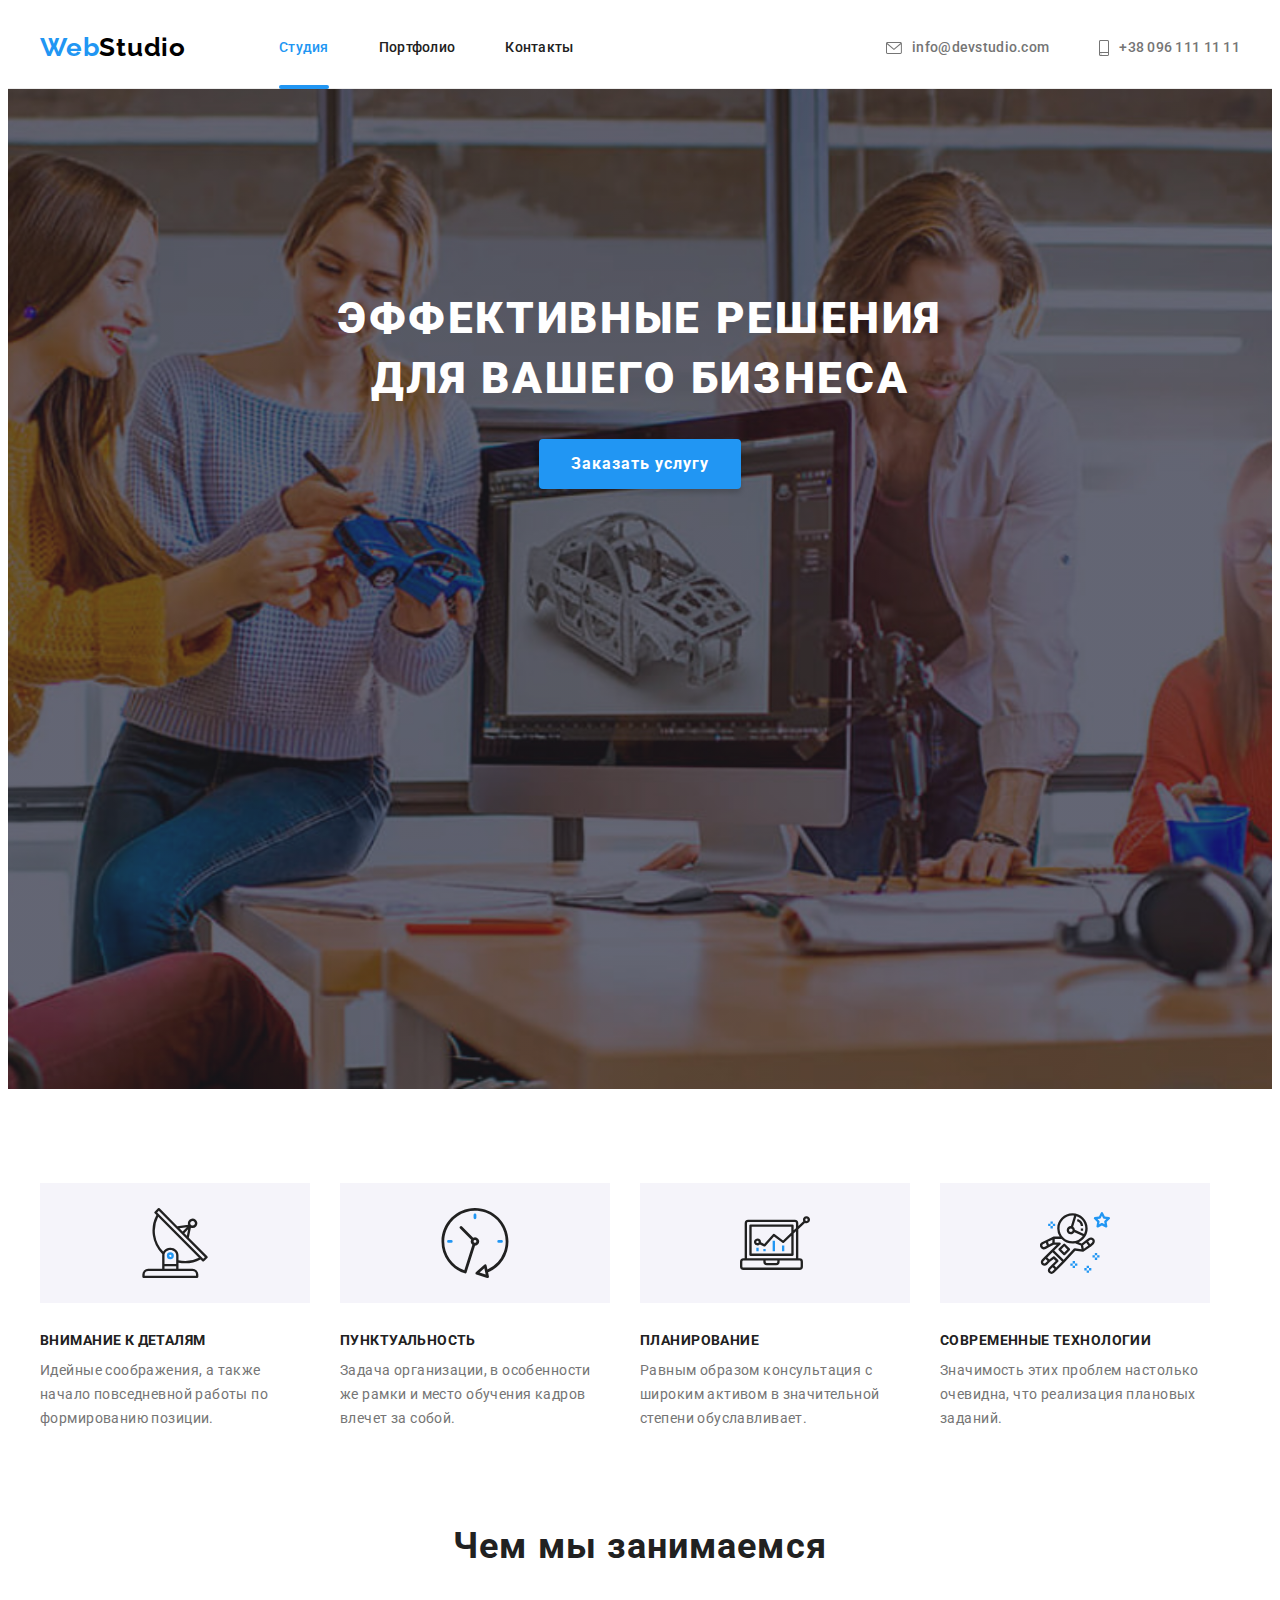
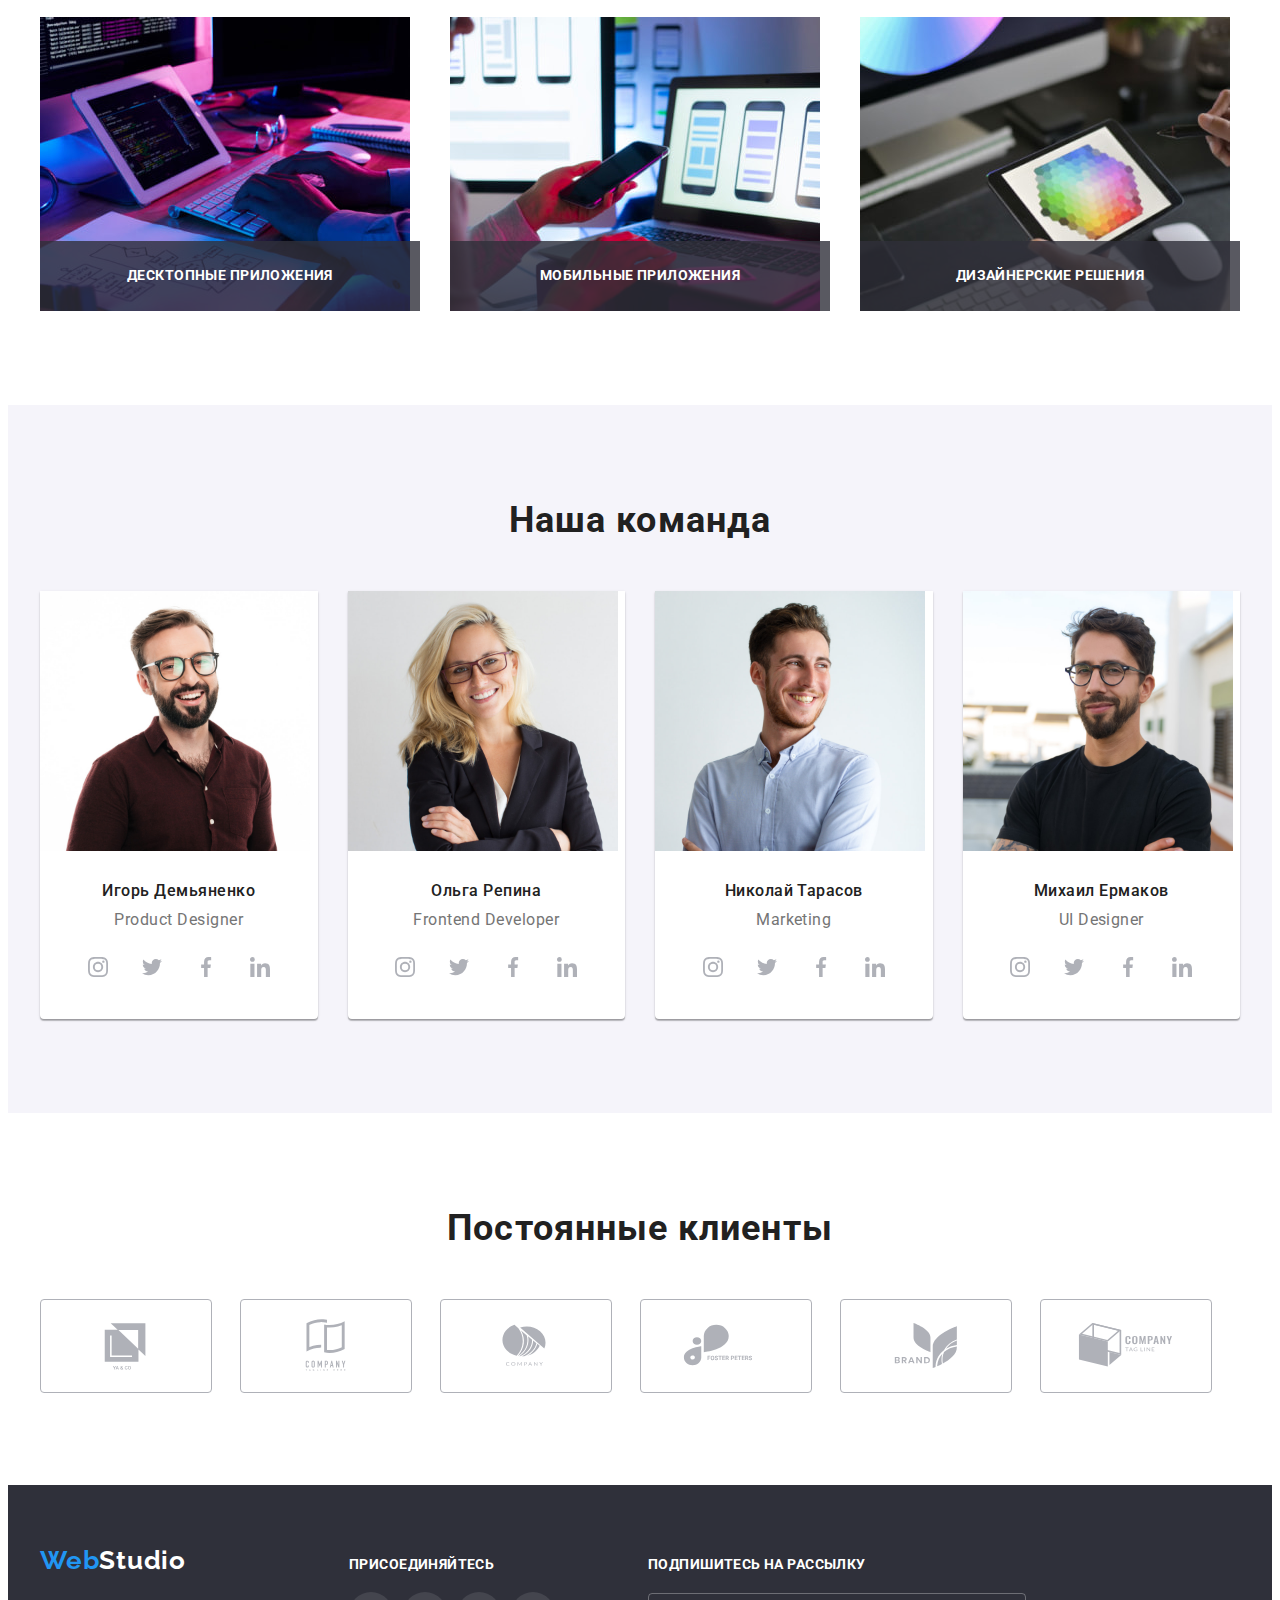
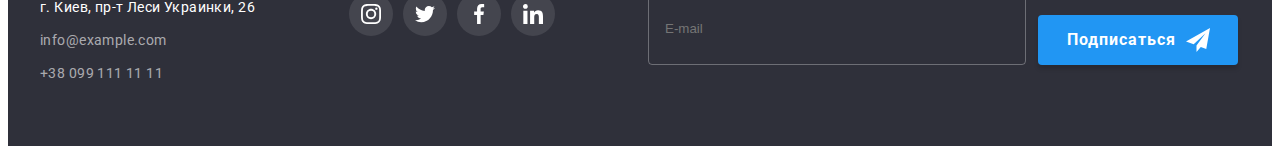
<file: index.html>
<!DOCTYPE html>
<html lang="ru">
  <head>
    <meta charset="UTF-8" />
    <meta http-equiv="X-UA-Compatible" content="IE=edge" />
    <meta name="viewport" content="width=device-width, initial-scale=1.0" />
    <title>Главная</title>
    <link rel="preconnect" href="https://fonts.googleapis.com" />
    <link rel="preconnect" href="https://fonts.gstatic.com" crossorigin />
    <link
      href="https://fonts.googleapis.com/css2?family=Raleway:wght@700&family=Roboto:wght@400;500;700;900&display=swap"
      rel="stylesheet"
    />
    <link
      rel="stylesheet"
      href="https://cdnjs.cloudflare.com/ajax/libs/modern-normalize/1.1.0/modern-normalize.min.css"
      integrity="sha512-wpPYUAdjBVSE4KJnH1VR1HeZfpl1ub8YT/NKx4PuQ5NmX2tKuGu6U/JRp5y+Y8XG2tV+wKQpNHVUX03MfMFn9Q=="
      crossorigin="anonymous"
      referrerpolicy="no-referrer"
    />
    <link rel="stylesheet" href="./css/styles.css" />
  </head>
  <body>
    <header class="header">
      <div class="container header-container">
        <nav class="navigation">
          <a class="link logo" href="">Web<span class="logo-span">Studio</span></a>
          <ul class="list">
            <li class="navigation-item">
              <a class="link navigation-link active" href="./index.html">Студия</a>
            </li>
            <li class="navigation-item">
              <a class="link navigation-link" href="./portfolio.html">Портфолио</a>
            </li>
            <li class="navigation-item"><a class="link navigation-link" href="">Контакты</a></li>
          </ul>
        </nav>
        <ul class="list right-group">
          <li class="navigation-item">
            <a class="link navigation-link header-contacts" href="mailto:info@devstudio.com">
              <svg class="icon" height="12" width="16">
                <use href="./images/sprite.svg#icon-envelope"></use>
              </svg>
              info@devstudio.com</a
            >
          </li>
          <li class="navigation-item">
            <a class="link navigation-link header-contacts" href="tel:+380961111111">
              <svg class="icon" height="16" width="10">
                <use href="./images/sprite.svg#icon-smartphone"></use>
              </svg>
              +38 096 111 11 11</a
            >
          </li>
        </ul>
      </div>
    </header>
    <main>
      <!-- Hero-section -->
      <section class="section hero-section">
        <div class="container">
          <h1 class="hero-title">Эффективные решения для вашего бизнеса</h1>
          <button class="hero-btn" type="button" data-modal-open>Заказать услугу</button>
        </div>
        <div class="backdrop is-hidden" data-modal>
          <div class="modal-wrapper">
            <button class="close" type="button" data-modal-close>
              <svg class="icon" width="18" height="18">
                <use href="./images/sprite.svg#icon-close-black-18dp"></use>
              </svg>
            </button>
            <form class="modal-form">
              <strong class="modal-title">Оставьте свои данные, мы вам перезвоним</strong>
              <label class="field-group">
                <span class="field-group-label">Имя</span>
                <span class="field-group-input">
                  <input class="input" type="text" name="user-name" />
                  <svg class="icon" width="18" height="18">
                    <use href="./images/icons.svg#icon-person"></use>
                  </svg>
                </span>
              </label>
              <label class="field-group">
                <span class="field-group-label">Телефон</span>
                <span class="field-group-input">
                  <input class="input" type="tel" name="user-phone" />
                  <svg class="icon" width="18" height="18">
                    <use href="./images/icons.svg#icon-phone"></use>
                  </svg>
                </span>
              </label>
              <label class="field-group">
                <span class="field-group-label">Почта</span>
                <span class="field-group-input">
                  <input class="input" type="email" name="user-mail" />
                  <svg class="icon" width="18" height="18">
                    <use href="./images/icons.svg#icon-email"></use>
                  </svg>
                </span>
              </label>

              <label class="field-group">
                <span class="field-group-label">Комментарий</span>
                <textarea
                  class="comment"
                  name="comment"
                  rows="6"
                  placeholder="Введите текст"
                ></textarea>
              </label>
              <label class="field-checkbox-group">
                <input class="field-checkbox visually-hidden" type="checkbox" />
                <span class="icon-check-wrapper">
                  <svg class="icon-check" width="16" height="15">
                    <use href="./images/icons.svg#icon-check"></use>
                  </svg>
                </span>
                <span class="checkbox-label"
                  >Соглашаюсь с рассылкой и принимаю
                  <a class="agreement-link" href="">Условия договора</a>
                </span>
              </label>
              <button class="form-button" type="submit">Отправить</button>
            </form>
          </div>
        </div>
      </section>
      <!-- Benefits-section -->
      <section class="section">
        <div class="container">
          <h2 class="visually-hidden">Наши преимущества</h2>
          <ul class="list benefits-list">
            <li class="benefits-item">
              <div class="svg-wrapper">
                <svg height="70" width="70">
                  <use href="./images/sprite.svg#icon-antenna"></use>
                </svg>
              </div>
              <h3 class="benefits-header">Внимание к деталям</h3>
              <p class="benefits-text">
                Идейные соображения, а также начало повседневной работы по формированию позиции.
              </p>
            </li>
            <li class="benefits-item">
              <div class="svg-wrapper">
                <svg height="70" width="70">
                  <use href="./images/sprite.svg#icon-clock"></use>
                </svg>
              </div>
              <h3 class="benefits-header">Пунктуальность</h3>
              <p class="benefits-text">
                Задача организации, в особенности же рамки и место обучения кадров влечет за собой.
              </p>
            </li>
            <li class="benefits-item">
              <div class="svg-wrapper">
                <svg height="70" width="70">
                  <use href="./images/sprite.svg#icon-diagram"></use>
                </svg>
              </div>
              <h3 class="benefits-header">Планирование</h3>
              <p class="benefits-text">
                Равным образом консультация с широким активом в значительной степени обуславливает.
              </p>
            </li>
            <li class="benefits-item">
              <div class="svg-wrapper">
                <svg height="70" width="70">
                  <use href="./images/sprite.svg#icon-astronaut"></use>
                </svg>
              </div>
              <h3 class="benefits-header">Современные технологии</h3>
              <p class="benefits-text">
                Значимость этих проблем настолько очевидна, что реализация плановых заданий.
              </p>
            </li>
          </ul>
        </div>
      </section>
      <!-- Types of work-section -->
      <section class="section work-section">
        <div class="container">
          <h2 class="section-title">Чем мы занимаемся</h2>
          <ul class="list section-list">
            <li class="work-item">
              <img src="./images/box-1.jpg" alt="Верстка для пк" width="370" height="294" />
              <p class="work-description">Десктопные приложения</p>
            </li>
            <li class="work-item">
              <img src="./images/box-2.jpg" alt="Мобильная версия" width="370" height="294" />
              <p class="work-description">Мобильные приложения</p>
            </li>
            <li class="work-item">
              <img src="./images/box-3.jpg" alt="Планшет" width="370" height="294" />
              <p class="work-description">Дизайнерские решения</p>
            </li>
          </ul>
        </div>
      </section>
      <!-- Our team-section -->
      <section class="section team-section">
        <div class="container">
          <h2 class="section-title">Наша команда</h2>
          <ul class="list section-list">
            <li class="team-item">
              <img src="./images/team-1.jpg" alt="Игорь Демьяненко" width="270" height="260" />
              <div class="wrapper-card">
                <h3 class="member-header">Игорь Демьяненко</h3>
                <p class="member-position" lang="en">Product Designer</p>
                <ul class="list socials-list">
                  <li class="socials-item">
                    <a href="" class="socials-link">
                      <svg class="icon" width="20" height="20">
                        <use href="./images/sprite.svg#icon-instagram"></use>
                      </svg>
                    </a>
                  </li>
                  <li class="socials-item">
                    <a href="" class="socials-link">
                      <svg class="icon" width="20" height="20">
                        <use href="./images/sprite.svg#icon-twitter"></use>
                      </svg>
                    </a>
                  </li>
                  <li class="socials-item">
                    <a href="" class="socials-link">
                      <svg class="icon" width="20" height="20">
                        <use href="./images/sprite.svg#icon-facebook"></use>
                      </svg>
                    </a>
                  </li>
                  <li class="socials-item">
                    <a href="" class="socials-link">
                      <svg class="icon" width="20" height="20">
                        <use href="./images/sprite.svg#icon-linkedin"></use>
                      </svg>
                    </a>
                  </li>
                </ul>
              </div>
            </li>
            <li class="team-item">
              <img src="./images/team-2.jpg" alt="Ольга Репина" width="270" height="260" />
              <div class="wrapper-card">
                <h3 class="member-header">Ольга Репина</h3>
                <p class="member-position" lang="en">Frontend Developer</p>
                <ul class="list socials-list">
                  <li class="socials-item">
                    <a href="" class="socials-link">
                      <svg class="icon" width="20" height="20">
                        <use href="./images/sprite.svg#icon-instagram"></use>
                      </svg>
                    </a>
                  </li>
                  <li class="socials-item">
                    <a href="" class="socials-link">
                      <svg class="icon" width="20" height="20">
                        <use href="./images/sprite.svg#icon-twitter"></use>
                      </svg>
                    </a>
                  </li>
                  <li class="socials-item">
                    <a href="" class="socials-link">
                      <svg class="icon" width="20" height="20">
                        <use href="./images/sprite.svg#icon-facebook"></use>
                      </svg>
                    </a>
                  </li>
                  <li class="socials-item">
                    <a href="" class="socials-link">
                      <svg class="icon" width="20" height="20">
                        <use href="./images/sprite.svg#icon-linkedin"></use>
                      </svg>
                    </a>
                  </li>
                </ul>
              </div>
            </li>
            <li class="team-item">
              <img src="./images/team-3.jpg" alt="Николай Тарасов" width="270" height="260" />
              <div class="wrapper-card">
                <h3 class="member-header">Николай Тарасов</h3>
                <p class="member-position" lang="en">Marketing</p>
                <ul class="list socials-list">
                  <li class="socials-item">
                    <a href="" class="socials-link">
                      <svg class="icon" width="20" height="20">
                        <use href="./images/sprite.svg#icon-instagram"></use>
                      </svg>
                    </a>
                  </li>
                  <li class="socials-item">
                    <a href="" class="socials-link">
                      <svg class="icon" width="20" height="20">
                        <use href="./images/sprite.svg#icon-twitter"></use>
                      </svg>
                    </a>
                  </li>
                  <li class="socials-item">
                    <a href="" class="socials-link">
                      <svg class="icon" width="20" height="20">
                        <use href="./images/sprite.svg#icon-facebook"></use>
                      </svg>
                    </a>
                  </li>
                  <li class="socials-item">
                    <a href="" class="socials-link">
                      <svg class="icon" width="20" height="20">
                        <use href="./images/sprite.svg#icon-linkedin"></use>
                      </svg>
                    </a>
                  </li>
                </ul>
              </div>
            </li>
            <li class="team-item">
              <img src="./images/team-4.jpg" alt="Михаил Ермаков" width="270" height="260" />
              <div class="wrapper-card">
                <h3 class="member-header">Михаил Ермаков</h3>
                <p class="member-position" lang="en">UI Designer</p>
                <ul class="list socials-list">
                  <li class="socials-item">
                    <a href="" class="socials-link">
                      <svg class="icon" width="20" height="20">
                        <use href="./images/sprite.svg#icon-instagram"></use>
                      </svg>
                    </a>
                  </li>
                  <li class="socials-item">
                    <a href="" class="socials-link">
                      <svg class="icon" width="20" height="20">
                        <use href="./images/sprite.svg#icon-twitter"></use>
                      </svg>
                    </a>
                  </li>
                  <li class="socials-item">
                    <a href="" class="socials-link">
                      <svg class="icon" width="20" height="20">
                        <use href="./images/sprite.svg#icon-facebook"></use>
                      </svg>
                    </a>
                  </li>
                  <li class="socials-item">
                    <a href="" class="socials-link">
                      <svg class="icon" width="20" height="20">
                        <use href="./images/sprite.svg#icon-linkedin"></use>
                      </svg>
                    </a>
                  </li>
                </ul>
              </div>
            </li>
          </ul>
        </div>
      </section>
      <!-- Our clients section -->
      <section class="section">
        <div class="container">
          <h2 class="section-title">Постоянные клиенты</h2>
          <ul class="list clients-list">
            <li class="clients-item">
              <a href="" class="clients-link">
                <svg class="icon" width="106" height="60">
                  <use href="./images/sprite.svg#icon-Logo"></use>
                </svg>
              </a>
            </li>
            <li class="clients-item">
              <a href="" class="clients-link">
                <svg class="icon" width="106" height="60">
                  <use href="./images/sprite.svg#icon-Logo-1"></use>
                </svg>
              </a>
            </li>
            <li class="clients-item">
              <a href="" class="clients-link">
                <svg class="icon" width="106" height="60">
                  <use href="./images/sprite.svg#icon-Logo-2"></use>
                </svg>
              </a>
            </li>
            <li class="clients-item">
              <a href="" class="clients-link">
                <svg class="icon" width="106" height="60">
                  <use href="./images/sprite.svg#icon-Logo-3"></use>
                </svg>
              </a>
            </li>
            <li class="clients-item">
              <a href="" class="clients-link">
                <svg class="icon" width="106" height="60">
                  <use href="./images/sprite.svg#icon-Logo-4"></use>
                </svg>
              </a>
            </li>
            <li class="clients-item">
              <a href="" class="clients-link">
                <svg class="icon" width="106" height="60">
                  <use href="./images/sprite.svg#icon-Logo-5"></use>
                </svg>
              </a>
            </li>
          </ul>
        </div>
      </section>
    </main>
    <footer class="footer">
      <div class="container footer-container">
        <div class="footer-wrapper">
          <a class="link logo" href="">Web<span class="white-span">Studio</span></a>
          <address>
            <ul class="list">
              <li class="footer-item">
                <a class="link address-link" href="https://goo.gl/maps/o7L6sS2QVbToqfg37"
                  >г. Киев, пр-т Леси Украинки, 26</a
                >
              </li>
              <li class="footer-item">
                <a class="link address-link footer-contacts" href="mailto:info@example.com"
                  >info@example.com</a
                >
              </li>
              <li class="footer-item">
                <a class="link address-link footer-contacts" href="tel:+380991111111"
                  >+38 099 111 11 11</a
                >
              </li>
            </ul>
          </address>
        </div>
        <div class="footer-socials">
          <p class="socials-text">Присоединяйтесь</p>
          <ul class="list socials-list">
            <li class="socials-item">
              <a href="" class="socials-link">
                <svg class="icon" width="20" height="20">
                  <use href="./images/sprite.svg#icon-instagram"></use>
                </svg>
              </a>
            </li>
            <li class="socials-item">
              <a href="" class="socials-link">
                <svg class="icon" width="20" height="20">
                  <use href="./images/sprite.svg#icon-twitter"></use>
                </svg>
              </a>
            </li>
            <li class="socials-item">
              <a href="" class="socials-link">
                <svg class="icon" width="20" height="20">
                  <use href="./images/sprite.svg#icon-facebook"></use>
                </svg>
              </a>
            </li>
            <li class="socials-item">
              <a href="" class="socials-link">
                <svg class="icon" width="20" height="20">
                  <use href="./images/sprite.svg#icon-linkedin"></use>
                </svg>
              </a>
            </li>
          </ul>
        </div>
        <form class="footer-form">
          <div class="footer-input">
            <strong class="form-title">Подпишитесь на рассылку</strong>
            <input class="input" type="text" name="email" placeholder="E-mail" />
          </div>
          <button class="form-button" type="submit">
            Подписаться
            <svg class="icon" width="24" height="24">
              <use href="./images/icons.svg#icon-send"></use>
            </svg>
          </button>
        </form>
      </div>
    </footer>
    <script src="./js/modal.js"></script>
  </body>
</html>
</file>
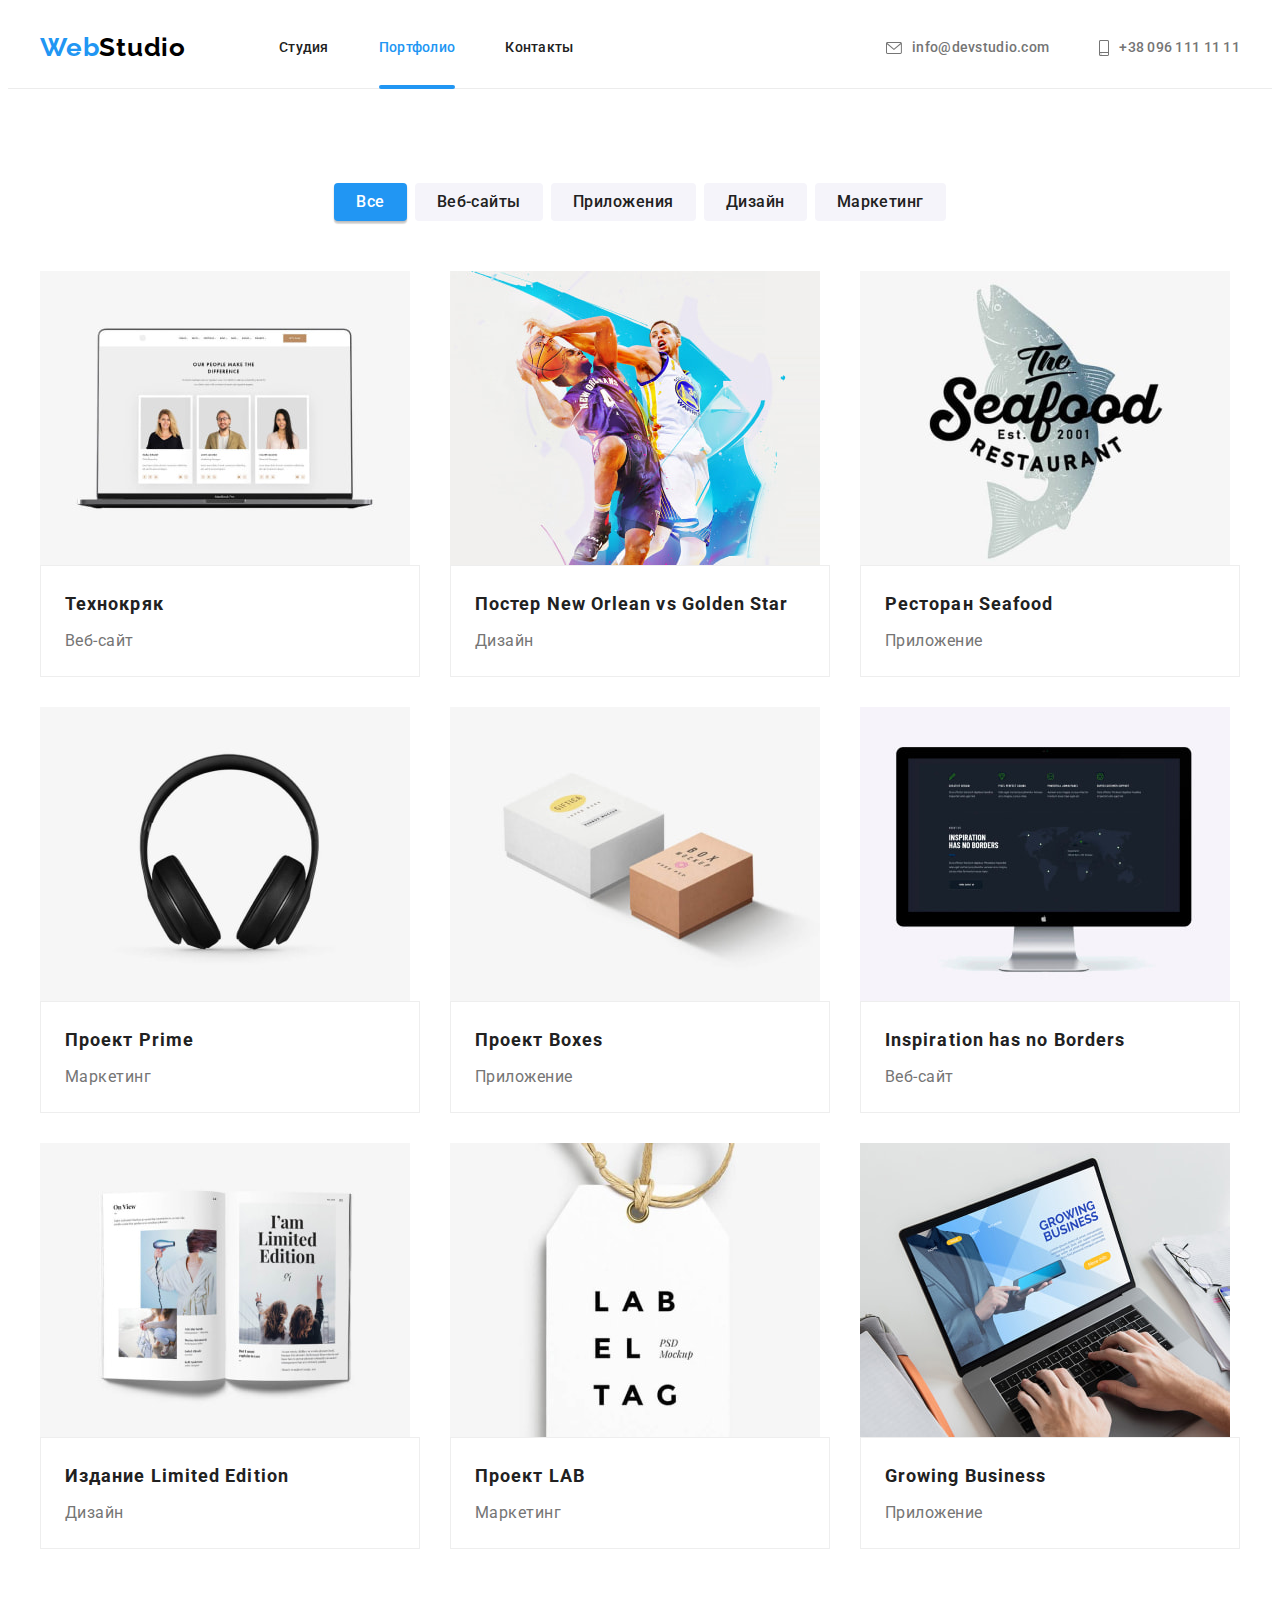
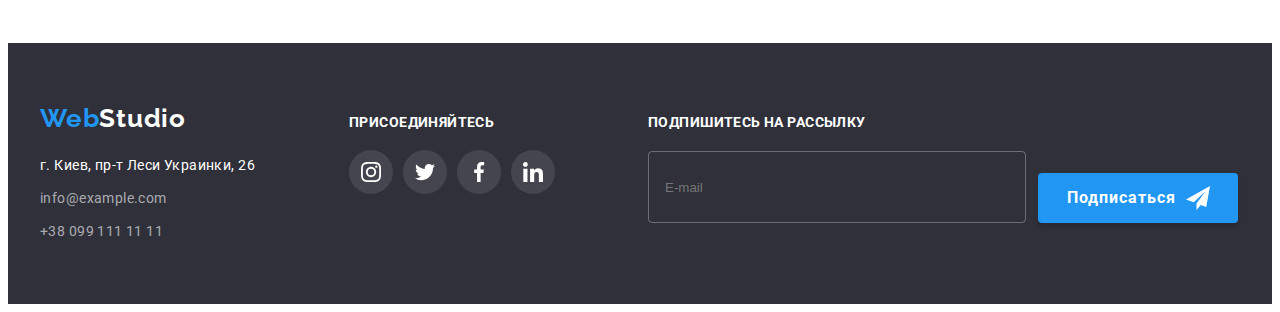
<file: portfolio.html>
<!DOCTYPE html>
<html lang="ru">
  <head>
    <meta charset="UTF-8" />
    <meta http-equiv="X-UA-Compatible" content="IE=edge" />
    <meta name="viewport" content="width=device-width, initial-scale=1.0" />
    <title>Портфолио</title>
    <link rel="preconnect" href="https://fonts.googleapis.com" />
    <link rel="preconnect" href="https://fonts.gstatic.com" crossorigin />
    <link
      href="https://fonts.googleapis.com/css2?family=Raleway:wght@700&family=Roboto:wght@400;500;700;900&display=swap"
      rel="stylesheet"
    />
    <link
      rel="stylesheet"
      href="https://cdnjs.cloudflare.com/ajax/libs/modern-normalize/1.1.0/modern-normalize.min.css"
      integrity="sha512-wpPYUAdjBVSE4KJnH1VR1HeZfpl1ub8YT/NKx4PuQ5NmX2tKuGu6U/JRp5y+Y8XG2tV+wKQpNHVUX03MfMFn9Q=="
      crossorigin="anonymous"
      referrerpolicy="no-referrer"
    />
    <link rel="stylesheet" href="./css/styles.css" />
  </head>
  <body>
    <header class="header">
      <div class="container header-container">
        <nav class="navigation">
          <a class="link logo" href="">Web<span class="logo-span">Studio</span></a>
          <ul class="list">
            <li class="navigation-item">
              <a class="link navigation-link" href="./index.html">Студия</a>
            </li>
            <li class="navigation-item">
              <a class="link navigation-link active" href="./portfolio.html">Портфолио</a>
            </li>
            <li class="navigation-item"><a class="link navigation-link" href="">Контакты</a></li>
          </ul>
        </nav>
        <ul class="list right-group">
          <li class="navigation-item">
            <a class="link navigation-link header-contacts" href="mailto:info@devstudio.com">
              <svg class="icon" height="12" width="16">
                <use href="./images/sprite.svg#icon-envelope"></use>
              </svg>
              info@devstudio.com</a
            >
          </li>
          <li class="navigation-item">
            <a class="link navigation-link header-contacts" href="tel:+380961111111">
              <svg class="icon" height="16" width="10">
                <use href="./images/sprite.svg#icon-smartphone"></use>
              </svg>
              +38 096 111 11 11</a
            >
          </li>
        </ul>
      </div>
    </header>
    <main>
      <section class="section">
        <div class="container">
          <h1 class="visually-hidden">Наши работы</h1>
          <ul class="list filter">
            <li class="filter-item">
              <button type="button" class="filter-btn active-btn">Все</button>
            </li>
            <li class="filter-item"><button type="button" class="filter-btn">Веб-сайты</button></li>
            <li class="filter-item">
              <button type="button" class="filter-btn">Приложения</button>
            </li>
            <li class="filter-item"><button type="button" class="filter-btn">Дизайн</button></li>
            <li class="filter-item"><button type="button" class="filter-btn">Маркетинг</button></li>
          </ul>
          <ul class="list portfolio">
            <li class="card">
              <a href="" class="link">
                <div class="card-overlay">
                  <img
                    src="./images/img.jpg"
                    alt="пример работы Технокряк"
                    width="370"
                    height="294"
                  />
                  <p class="overlay-text">
                    Ресурс предлагает комплексные предложения с разным уровнем функционала и
                    сервисов. Все это позволит посетителю получить исчерпывающие сведения о компании
                    или частном лице.
                  </p>
                </div>
                <div class="card-description">
                  <h2 class="card-header">Технокряк</h2>
                  <p class="card-text">Веб-сайт</p>
                </div>
              </a>
            </li>
            <li class="card">
              <a href="" class="link">
                <div class="card-overlay">
                  <img
                    src="./images/img-1.jpg"
                    alt="пример работы Постер New Orlean vs Golden Star"
                    width="370"
                    height="294"
                  />
                  <p class="overlay-text">
                    Ресурс предлагает комплексные предложения с разным уровнем функционала и
                    сервисов. Все это позволит посетителю получить исчерпывающие сведения о компании
                    или частном лице.
                  </p>
                </div>
                <div class="card-description">
                  <h2 class="card-header">Постер New Orlean vs Golden Star</h2>
                  <p class="card-text">Дизайн</p>
                </div>
              </a>
            </li>
            <li class="card">
              <a href="" class="link">
                <div class="card-overlay">
                  <img
                    src="./images/img-2.jpg"
                    alt="пример работы Ресторан Seafood"
                    width="370"
                    height="294"
                  />
                  <p class="overlay-text">
                    Ресурс предлагает комплексные предложения с разным уровнем функционала и
                    сервисов. Все это позволит посетителю получить исчерпывающие сведения о компании
                    или частном лице.
                  </p>
                </div>
                <div class="card-description">
                  <h2 class="card-header">Ресторан Seafood</h2>
                  <p class="card-text">Приложение</p>
                </div>
              </a>
            </li>
            <li class="card">
              <a href="" class="link">
                <div class="card-overlay">
                  <img
                    src="./images/img-3.jpg"
                    alt="пример работы Проект Prime"
                    width="370"
                    height="294"
                  />
                  <p class="overlay-text">
                    Ресурс предлагает комплексные предложения с разным уровнем функционала и
                    сервисов. Все это позволит посетителю получить исчерпывающие сведения о компании
                    или частном лице.
                  </p>
                </div>
                <div class="card-description">
                  <h2 class="card-header">Проект Prime</h2>
                  <p class="card-text">Маркетинг</p>
                </div>
              </a>
            </li>
            <li class="card">
              <a href="" class="link">
                <div class="card-overlay">
                  <img
                    src="./images/img-4.jpg"
                    alt="пример работы Проект Boxes"
                    width="370"
                    height="294"
                  />
                  <p class="overlay-text">
                    Ресурс предлагает комплексные предложения с разным уровнем функционала и
                    сервисов. Все это позволит посетителю получить исчерпывающие сведения о компании
                    или частном лице.
                  </p>
                </div>
                <div class="card-description">
                  <h2 class="card-header">Проект Boxes</h2>
                  <p class="card-text">Приложение</p>
                </div>
              </a>
            </li>
            <li class="card">
              <a href="" class="link">
                <div class="card-overlay">
                  <img
                    src="./images/img-5.jpg"
                    alt="пример работы Inspiration has no Borders"
                    width="370"
                    height="294"
                  />
                  <p class="overlay-text">
                    Ресурс предлагает комплексные предложения с разным уровнем функционала и
                    сервисов. Все это позволит посетителю получить исчерпывающие сведения о компании
                    или частном лице.
                  </p>
                </div>
                <div class="card-description">
                  <h2 class="card-header">Inspiration has no Borders</h2>
                  <p class="card-text">Веб-сайт</p>
                </div>
              </a>
            </li>
            <li class="card">
              <a href="" class="link">
                <div class="card-overlay">
                  <img
                    src="./images/img-6.jpg"
                    alt="пример работы Издание Limited Edition"
                    width="370"
                    height="294"
                  />
                  <p class="overlay-text">
                    Ресурс предлагает комплексные предложения с разным уровнем функционала и
                    сервисов. Все это позволит посетителю получить исчерпывающие сведения о компании
                    или частном лице.
                  </p>
                </div>
                <div class="card-description">
                  <h2 class="card-header">Издание Limited Edition</h2>
                  <p class="card-text">Дизайн</p>
                </div>
              </a>
            </li>
            <li class="card">
              <a href="" class="link">
                <div class="card-overlay">
                  <img
                    src="./images/img-7.jpg"
                    alt="пример работы Проект LAB"
                    width="370"
                    height="294"
                  />
                  <p class="overlay-text">
                    Ресурс предлагает комплексные предложения с разным уровнем функционала и
                    сервисов. Все это позволит посетителю получить исчерпывающие сведения о компании
                    или частном лице.
                  </p>
                </div>
                <div class="card-description">
                  <h2 class="card-header">Проект LAB</h2>
                  <p class="card-text">Маркетинг</p>
                </div>
              </a>
            </li>
            <li class="card">
              <a href="" class="link">
                <div class="card-overlay">
                  <img
                    src="./images/img-8.jpg"
                    alt="пример работы Growing Business"
                    width="370"
                    height="294"
                  />
                  <p class="overlay-text">
                    Ресурс предлагает комплексные предложения с разным уровнем функционала и
                    сервисов. Все это позволит посетителю получить исчерпывающие сведения о компании
                    или частном лице.
                  </p>
                </div>
                <div class="card-description">
                  <h2 class="card-header">Growing Business</h2>
                  <p class="card-text">Приложение</p>
                </div>
              </a>
            </li>
          </ul>
        </div>
      </section>
    </main>
    <footer class="footer">
      <div class="container footer-container">
        <div class="footer-wrapper">
          <a class="link logo" href="">Web<span class="white-span">Studio</span></a>
          <address>
            <ul class="list">
              <li class="footer-item">
                <a class="link address-link" href="https://goo.gl/maps/o7L6sS2QVbToqfg37"
                  >г. Киев, пр-т Леси Украинки, 26</a
                >
              </li>
              <li class="footer-item">
                <a class="link address-link footer-contacts" href="mailto:info@example.com"
                  >info@example.com</a
                >
              </li>
              <li class="footer-item">
                <a class="link address-link footer-contacts" href="tel:+380991111111"
                  >+38 099 111 11 11</a
                >
              </li>
            </ul>
          </address>
        </div>
        <div class="footer-socials">
          <p class="socials-text">Присоединяйтесь</p>
          <ul class="list socials-list">
            <li class="socials-item">
              <a href="" class="socials-link">
                <svg class="icon" width="20" height="20">
                  <use href="./images/sprite.svg#icon-instagram"></use>
                </svg>
              </a>
            </li>
            <li class="socials-item">
              <a href="" class="socials-link">
                <svg class="icon" width="20" height="20">
                  <use href="./images/sprite.svg#icon-twitter"></use>
                </svg>
              </a>
            </li>
            <li class="socials-item">
              <a href="" class="socials-link">
                <svg class="icon" width="20" height="20">
                  <use href="./images/sprite.svg#icon-facebook"></use>
                </svg>
              </a>
            </li>
            <li class="socials-item">
              <a href="" class="socials-link">
                <svg class="icon" width="20" height="20">
                  <use href="./images/sprite.svg#icon-linkedin"></use>
                </svg>
              </a>
            </li>
          </ul>
        </div>
        <form class="footer-form">
          <div class="footer-input">
            <strong class="form-title">Подпишитесь на рассылку</strong>
            <input class="input" type="text" name="email" placeholder="E-mail" />
          </div>
          <button class="form-button" type="submit">
            Подписаться
            <svg class="icon" width="24" height="24">
              <use href="./images/icons.svg#icon-send"></use>
            </svg>
          </button>
        </form>
      </div>
    </footer>
  </body>
</html>
</file>
<file: css/styles.css>
:root {
  /* accent colors */
  --accent-color: #2196f3;
  --white-accent: #fff;
  --black-accent: #000;
  --transparent-white: rgba(255, 255, 255, 0.6);
  --bottom-line: #ececec;
  --icon-color: #afb1b8;
  --icon-transparent-bg: rgba(255, 255, 255, 0.1);

  --timing-function: 250ms cubic-bezier(0.4, 0, 0.2, 1);

  /* font colors */
  --main-color: #212121;
  --secondary-color: #757575;
  /* background colors */
  --background-light-gray: #f5f4fa;
  --button-hover: #188ce8;
  --background-grey: #2f303a;
}
body {
  font-family: Roboto, sans-serif;
  color: var(--main-color);
  font-size: 14px;
}
h1,
h2,
h3,
ul,
p {
  margin: 0;
  padding: 0;
}
img {
  display: block;
  max-width: 100%;
  height: auto;
}
.link {
  text-decoration: none;
  color: inherit;
}
.list {
  list-style-type: none;
}
.container {
  width: 1200px;
  margin: 0 auto;
  padding: 0 15px;
}
.section {
  padding-top: 94px;
  padding-bottom: 94px;
}
.icon {
  fill: currentColor;
}

/* Header */
.header {
  border-bottom: 1px solid var(--bottom-line);
}
.header-container {
  display: flex;
  align-items: center;
}
.navigation {
  display: flex;
  align-items: center;
}
.navigation-item:not(:last-child) {
  margin-right: 50px;
}
.header .list {
  display: flex;
}
.right-group {
  margin-left: auto;
}
.logo {
  font-family: Raleway, sans-serif;
  font-weight: 700;
  font-size: 26px;
  line-height: 1.2;
  letter-spacing: 0.03em;
  color: var(--accent-color);
  margin-right: 93px;
  display: inline-block;
}
.logo-span {
  color: var(--black-accent);
}
.navigation-link {
  font-weight: 500;
  line-height: 1.14;
  letter-spacing: 0.02em;
  display: block;
  padding-top: 32px;
  padding-bottom: 32px;

  transition: color var(--timing-function);
}
.navigation-link:hover,
.navigation-link:focus,
.address-link:hover,
.address-link:focus,
.close:hover,
.close:focus {
  color: var(--accent-color);
}
.active {
  position: relative;
  color: var(--accent-color);
}
.active::after {
  position: absolute;
  bottom: -1px;
  left: 0;

  content: '';
  display: block;
  height: 4px;
  width: 100%;
  background-color: var(--accent-color);
  border-radius: 2px;
}
.header-contacts {
  color: var(--secondary-color);
  display: flex;
  align-items: center;
}
.header-contacts .icon {
  margin-right: 10px;
}
/* Hero section */
.hero-section {
  height: 600px;
  max-width: 1600px;
  margin-left: auto;
  margin-right: auto;
  background-color: var(--background-grey);
  background-image: linear-gradient(rgba(47, 48, 58, 0.4), rgba(47, 48, 58, 0.4)),
    url(../images/bg-hero.jpg);
  background-repeat: no-repeat;
  background-size: cover;
  background-position: center;
  text-align: center;
  padding-top: 200px;
  padding-bottom: 200px;
}
.hero-title {
  font-weight: 900;
  font-size: 44px;
  line-height: 1.36;
  letter-spacing: 0.06em;
  text-transform: uppercase;
  color: var(--white-accent);
  width: 696px;
  margin: 0 auto 30px;
}
.hero-btn,
.form-button {
  font-family: inherit;
  font-weight: 700;
  font-size: 16px;
  line-height: 1.88;
  letter-spacing: 0.06em;
  color: var(--white-accent);
  background-color: var(--accent-color);
  cursor: pointer;
  border: none;
  border-radius: 4px;
  box-shadow: 0px 4px 4px rgba(0, 0, 0, 0.15);

  transition: background-color var(--timing-function);
}
.hero-btn {
  padding: 10px 32px;
}
.hero-btn:hover,
.hero-btn:focus,
.form-button:hover,
.form-button:focus {
  background-color: var(--button-hover);
}
.backdrop {
  position: fixed;
  top: 0;
  left: 0;
  z-index: 10;
  width: 100vw;
  height: 100vh;
  background-color: rgba(0, 0, 0, 0.2);

  transition: opacity var(--timing-function), visibility var(--timing-function);
}
.backdrop.is-hidden {
  opacity: 0;
  visibility: hidden;
  pointer-events: none;
}

/* Modal */
.modal-wrapper {
  position: absolute;
  top: 50%;
  left: 50%;
  width: 528px;
  padding: 40px;
  box-shadow: 0px 1px 3px rgba(0, 0, 0, 0.12), 0px 1px 1px rgba(0, 0, 0, 0.14),
    0px 2px 1px rgba(0, 0, 0, 0.2);
  border-radius: 4px;
  background-color: #fff;

  transition: transform 300ms ease-in-out, opacity 400ms ease-in;
}
.backdrop.is-hidden .modal-wrapper {
  transform: translate(-50%, -50%) scale(0.5);
  opacity: 0;
}
.backdrop .modal-wrapper {
  transform: translate(-50%, -50%) scale(1);
  opacity: 1;
}
.close {
  position: absolute;
  display: flex;
  top: 8px;
  right: 8px;
  width: 30px;
  height: 30px;
  color: inherit;
  justify-content: center;
  align-items: center;
  background-color: #fff;
  border: 1px solid rgba(0, 0, 0, 0.1);
  border-radius: 50%;
  cursor: pointer;
  transition: color var(--timing-function);
}
.modal-title {
  display: block;
  margin-bottom: 12px;
  font-weight: 700;
  font-size: 20px;
  line-height: 1.15;
  letter-spacing: 0.03em;
}
.field-group {
  display: block;
  text-align: left;
}
.field-group-label {
  display: inline-block;
  margin-bottom: 4px;
  font-size: 12px;
  line-height: 1.17;
  letter-spacing: 0.01em;
  color: var(--secondary-color);
}
.field-group-input {
  position: relative;
  display: block;
  margin-bottom: 10px;
}
.input,
.comment {
  width: 100%;
  min-height: 40px;
  background-color: transparent;
  outline: none;
  border: 1px solid rgba(33, 33, 33, 0.2);
  border-radius: 4px;

  transition: border-color var(--timing-function);
}
.input:focus,
.comment:focus {
  border-color: var(--accent-color);
}
.input:focus + .icon {
  color: var(--accent-color);
}
.field-group-input .input {
  padding-left: 42px;
}
.field-group-input > .icon {
  position: absolute;
  left: 12px;
  top: 50%;
  transform: translateY(-50%);
}
.comment {
  resize: none;
  padding: 12px 16px;
  margin-bottom: 20px;
}
.comment::placeholder {
  line-height: 1.14;
  letter-spacing: 0.01em;
  color: rgba(117, 117, 117, 0.5);
}
.field-checkbox-group {
  display: flex;
  align-items: center;
  justify-content: center;
  margin-bottom: 30px;
}
.icon-check-wrapper {
  display: flex;
  justify-content: center;
  align-items: center;
  overflow: hidden;
  margin-right: 7px;
  width: 16px;
  height: 15px;
  border-radius: 2px;
  outline: solid 2px var(--main-color);
  outline-offset: -2px;

  transition: outline var(--timing-function);
}
.icon-check {
  fill: var(--white-accent);
  background-color: var(--accent-color);
  opacity: 0;
  transition: opacity var(--timing-function);
}
.field-checkbox:checked + .icon-check-wrapper {
  outline-color: var(--accent-color);
}
.field-checkbox:checked + .icon-check-wrapper .icon-check {
  opacity: 1;
}

.checkbox-label {
  display: inline-block;
  line-height: 1.71;
  letter-spacing: 0.03em;
  color: var(--secondary-color);
}
.agreement-link {
  color: var(--accent-color);
}
.modal-wrapper .form-button {
  padding: 10px 56px;
}
/* Benefits section */
.benefits-list {
  display: flex;
}
.benefits-item {
  width: 270px;
  margin-right: 30px;
}
.benefits-item:last-child {
  margin-right: 0;
}
.benefits-item .svg-wrapper {
  background-color: var(--background-light-gray);
  display: flex;
  width: 270px;
  height: 120px;
  justify-content: center;
  align-items: center;
  margin-bottom: 30px;
}
.visually-hidden {
  position: absolute;
  width: 1px;
  height: 1px;
  margin: -1px;
  border: 0;
  padding: 0;
  white-space: nowrap;
  clip-path: inset(100%);
  clip: rect(0 0 0 0);
  overflow: hidden;
}
.benefits-header {
  font-weight: 700;
  font-size: 14px;
  line-height: 1.14;
  letter-spacing: 0.03em;
  text-transform: uppercase;
  margin-bottom: 10px;
}
.benefits-text {
  line-height: 1.71;
  letter-spacing: 0.03em;
  color: var(--secondary-color);
}
/* Work section */
.work-section {
  padding-top: 0;
}
.section-title {
  font-weight: 700;
  font-size: 36px;
  line-height: 42px;
  text-align: center;
  letter-spacing: 0.03em;
  margin-bottom: 50px;
}
.section-list {
  display: flex;
}
.work-item {
  position: relative;
  flex-basis: calc((100% - 60px) / 3);
}
.work-item:not(:last-child) {
  margin-right: 30px;
}
.work-description {
  position: absolute;
  left: 0;
  bottom: 0;
  width: 100%;

  padding: 27px 0;
  background-color: rgba(47, 48, 58, 0.8);

  font-weight: 700;
  line-height: 1.14;
  text-align: center;
  letter-spacing: 0.03em;
  text-transform: uppercase;
  color: var(--white-accent);
}
/* Team section */
.team-section {
  background-color: var(--background-light-gray);
}
.team-item {
  flex-basis: calc((100% - 90px) / 4);
  margin-right: 30px;
  background-color: var(--white-accent);
  box-shadow: 0px 1px 3px rgba(0, 0, 0, 0.12), 0px 1px 1px rgba(0, 0, 0, 0.14),
    0px 2px 1px rgba(0, 0, 0, 0.2);
  border-radius: 0px 0px 4px 4px;
}
.team-item:last-child {
  margin-right: 0;
}
.wrapper-card {
  padding-top: 30px;
  padding-bottom: 30px;
}
.member-header {
  font-weight: 500;
  font-size: 16px;
  line-height: 1.19;
  text-align: center;
  letter-spacing: 0.03em;
  margin-bottom: 10px;
}
.member-position {
  font-size: 16px;
  line-height: 1.19;
  text-align: center;
  letter-spacing: 0.03em;
  color: var(--secondary-color);
  margin-bottom: 16px;
}
.socials-list {
  display: flex;
  justify-content: center;
}
.socials-item {
  width: 44px;
  height: 44px;
}
.socials-item:not(:last-child) {
  margin-right: 10px;
}
.socials-link {
  color: var(--icon-color);
  display: flex;
  justify-content: center;
  align-items: center;
  width: 100%;
  height: 100%;
  border-radius: 50%;

  transition: color var(--timing-function), background-color var(--timing-function);
}
.socials-link:hover,
.socials-link:focus {
  color: var(--white-accent);
  background-color: var(--accent-color);
}
/* Our clients section */
.clients-list {
  display: flex;
}
.clients-item {
  width: 170px;
  height: 92px;
}
.clients-item:not(:last-child) {
  margin-right: 30px;
}
.clients-link {
  display: flex;
  justify-content: center;
  align-items: center;
  width: 100%;
  height: 100%;
  border: 1px solid var(--icon-color);
  border-radius: 4px;
  color: var(--icon-color);

  transition: color var(--timing-function), border-color var(--timing-function);
}
.clients-link:hover,
.clients-link:focus {
  color: var(--accent-color);
  border-color: var(--accent-color);
}
/* Footer section */
.footer {
  background-color: var(--background-grey);
  padding-top: 60px;
  padding-bottom: 60px;
}
.footer-container {
  display: flex;
  align-items: baseline;
}
.footer-wrapper {
  margin-right: 70px;
}
.white-span {
  color: var(--white-accent);
}
.footer .logo {
  margin-bottom: 20px;
}
.footer-item:not(:last-child) {
  padding-bottom: 9px;
}
.address-link {
  font-style: normal;
  line-height: 1.71;
  letter-spacing: 0.03em;
  color: var(--white-accent);

  transition: color var(--timing-function);
}

.footer-contacts {
  color: var(--transparent-white);
}
.socials-text {
  margin-bottom: 20px;
  text-transform: uppercase;
  font-weight: 700;
  line-height: 16px;
  letter-spacing: 0.03em;
  color: var(--white-accent);
}
.footer-socials {
  margin-right: 93px;
}
.footer-socials .socials-item {
  background-color: var(--icon-transparent-bg);
  border-radius: 50%;
}
.footer-socials .socials-link {
  color: var(--white-accent);
}
.footer-form {
  display: flex;
  align-items: flex-end;
}
.footer-input {
  margin-right: 12px;
}
.footer-form .form-title {
  display: block;
  margin-bottom: 20px;
  font-weight: 700;
  font-size: 14px;
  line-height: 1.14;
  letter-spacing: 0.03em;
  text-transform: uppercase;
  color: var(--white-accent);
}
.footer-input .input {
  padding: 15px 0 15px 16px;
  width: 360px;
  border-color: rgba(255, 255, 255, 0.3);
}
.footer-input .input:focus {
  border-color: var(--accent-color);
}
.footer-form .form-button {
  position: relative;
  padding: 10px 62px 10px 29px;
}
.footer-form .icon {
  position: absolute;
  top: 50%;
  right: 28px;
  transform: translateY(-50%);
}
/* Portfolio */
.filter {
  margin-bottom: 50px;
  display: flex;
  justify-content: center;
}
.filter-item:not(:last-child) {
  margin-right: 8px;
}
.filter-btn {
  font-family: inherit;
  font-weight: 500;
  font-size: 16px;
  line-height: 1.62;
  text-align: center;
  letter-spacing: 0.03em;
  color: currentColor;
  background-color: var(--background-light-gray);
  border-style: none;
  border-radius: 4px;
  cursor: pointer;
  padding: 6px 22px;

  transition: color var(--timing-function), background-color var(--timing-function),
    box-shadow var(--timing-function);
}
.filter-btn:hover,
.filter-btn:focus,
.active-btn {
  color: var(--white-accent);
  background-color: var(--accent-color);
  box-shadow: 0px 3px 1px rgba(0, 0, 0, 0.1), 0px 1px 2px rgba(0, 0, 0, 0.08),
    0px 2px 2px rgba(0, 0, 0, 0.12);
}
.portfolio {
  display: flex;
  flex-wrap: wrap;
  justify-content: space-between;
}
.card {
  flex-basis: calc((100% - 60px) / 3);
  margin-right: 30px;
  margin-bottom: 30px;
}
.card .link {
  display: block;

  transition: box-shadow var(--timing-function);
}
.card .link:hover,
.card .link:focus {
  box-shadow: 0px 1px 1px rgba(0, 0, 0, 0.12), 0px 4px 4px rgba(0, 0, 0, 0.06),
    1px 4px 6px rgba(0, 0, 0, 0.16);
}
.card:nth-child(3n) {
  margin-right: 0;
}
.card:nth-last-child(-n + 3) {
  margin-bottom: 0;
}
.card-overlay {
  position: relative;
  overflow: hidden;
}
.overlay-text {
  position: absolute;
  left: 0;
  bottom: 0;
  width: 100%;
  height: 100%;
  transform: translateY(100%);

  padding: 63px 24px;
  font-size: 18px;
  line-height: 1.56;
  letter-spacing: 0.03em;
  color: var(--white-accent);
  background-color: rgba(33, 150, 243, 0.9);

  transition: transform var(--timing-function);
}
.card .link:hover .overlay-text,
.card .link:focus .overlay-text {
  transform: translateY(0);
}
.card-description {
  padding: 20px 24px;
  border: 1px solid #eeeeee;
}
.card-header {
  font-weight: 700;
  font-size: 18px;
  line-height: 2;
  letter-spacing: 0.06em;
  margin-bottom: 4px;
}
.card-text {
  color: var(--secondary-color);
  font-size: 16px;
  line-height: 1.88;
  letter-spacing: 0.03em;
}
</file>
